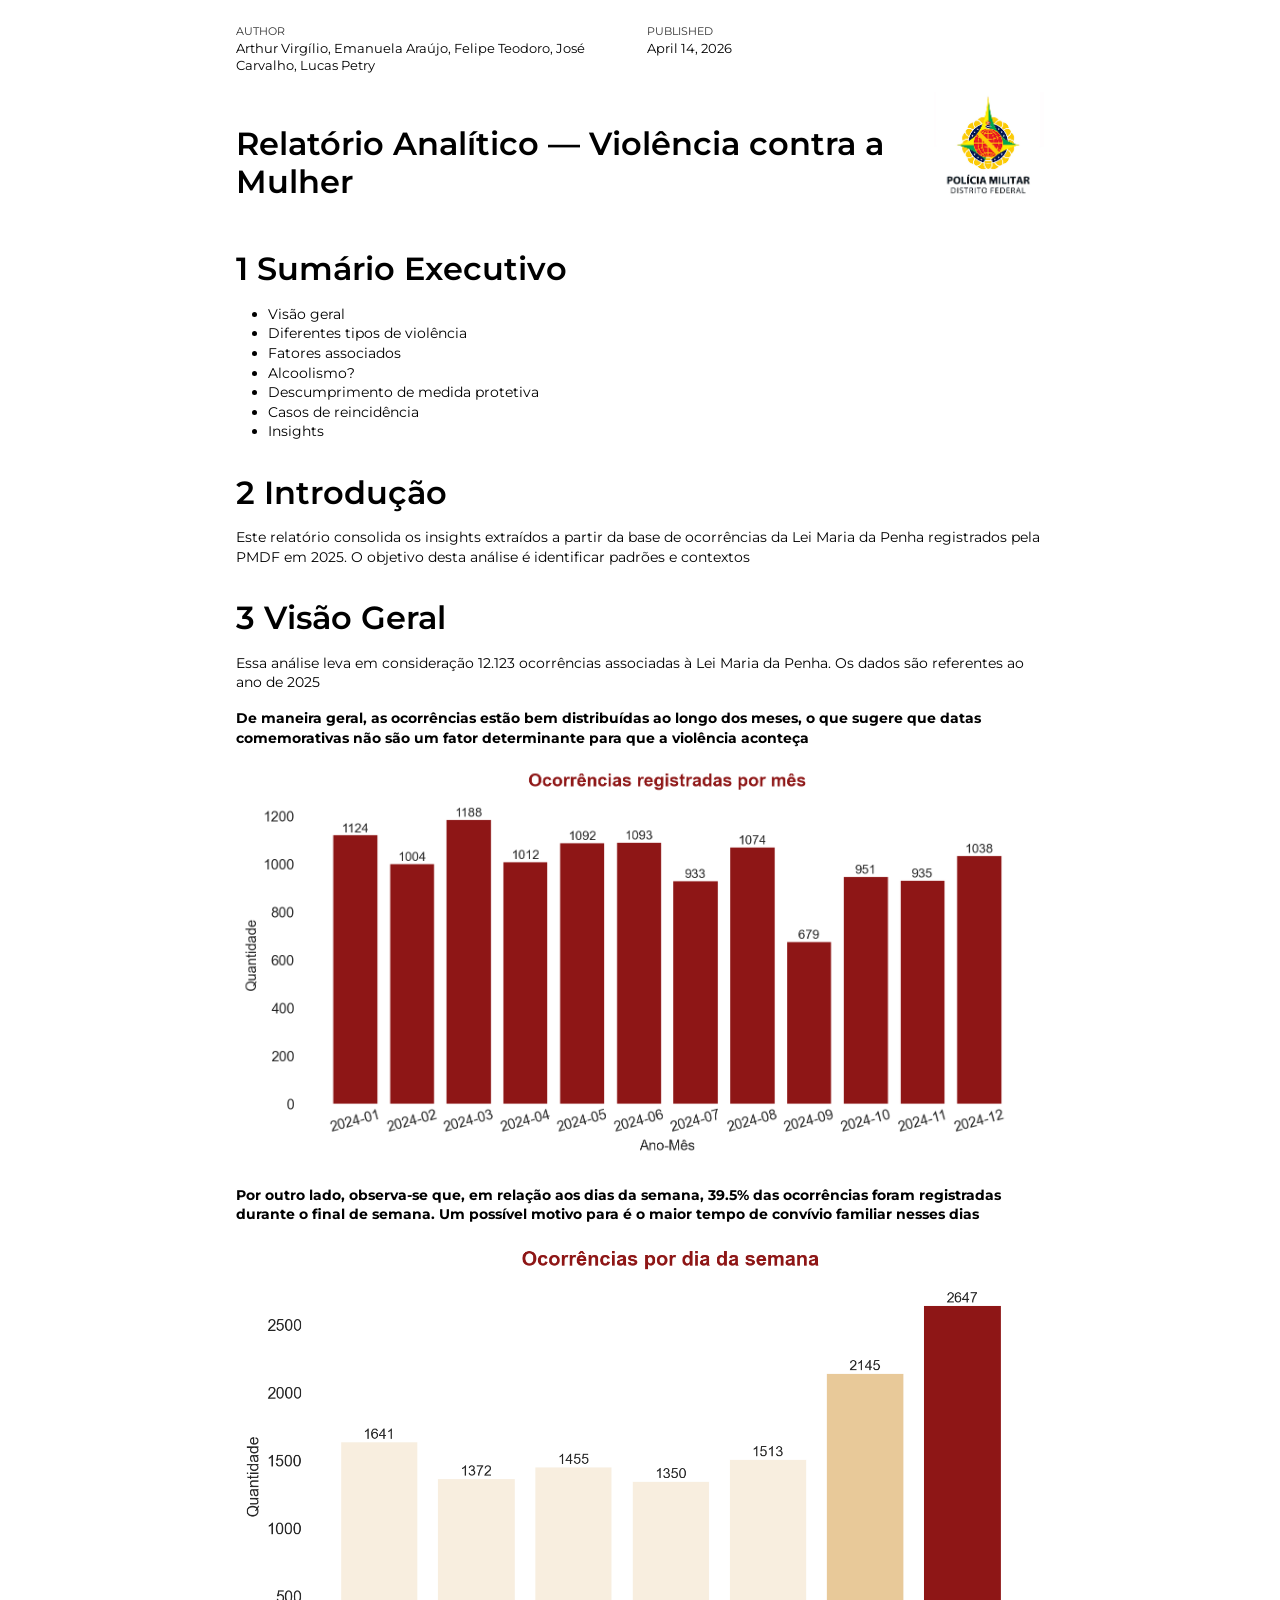
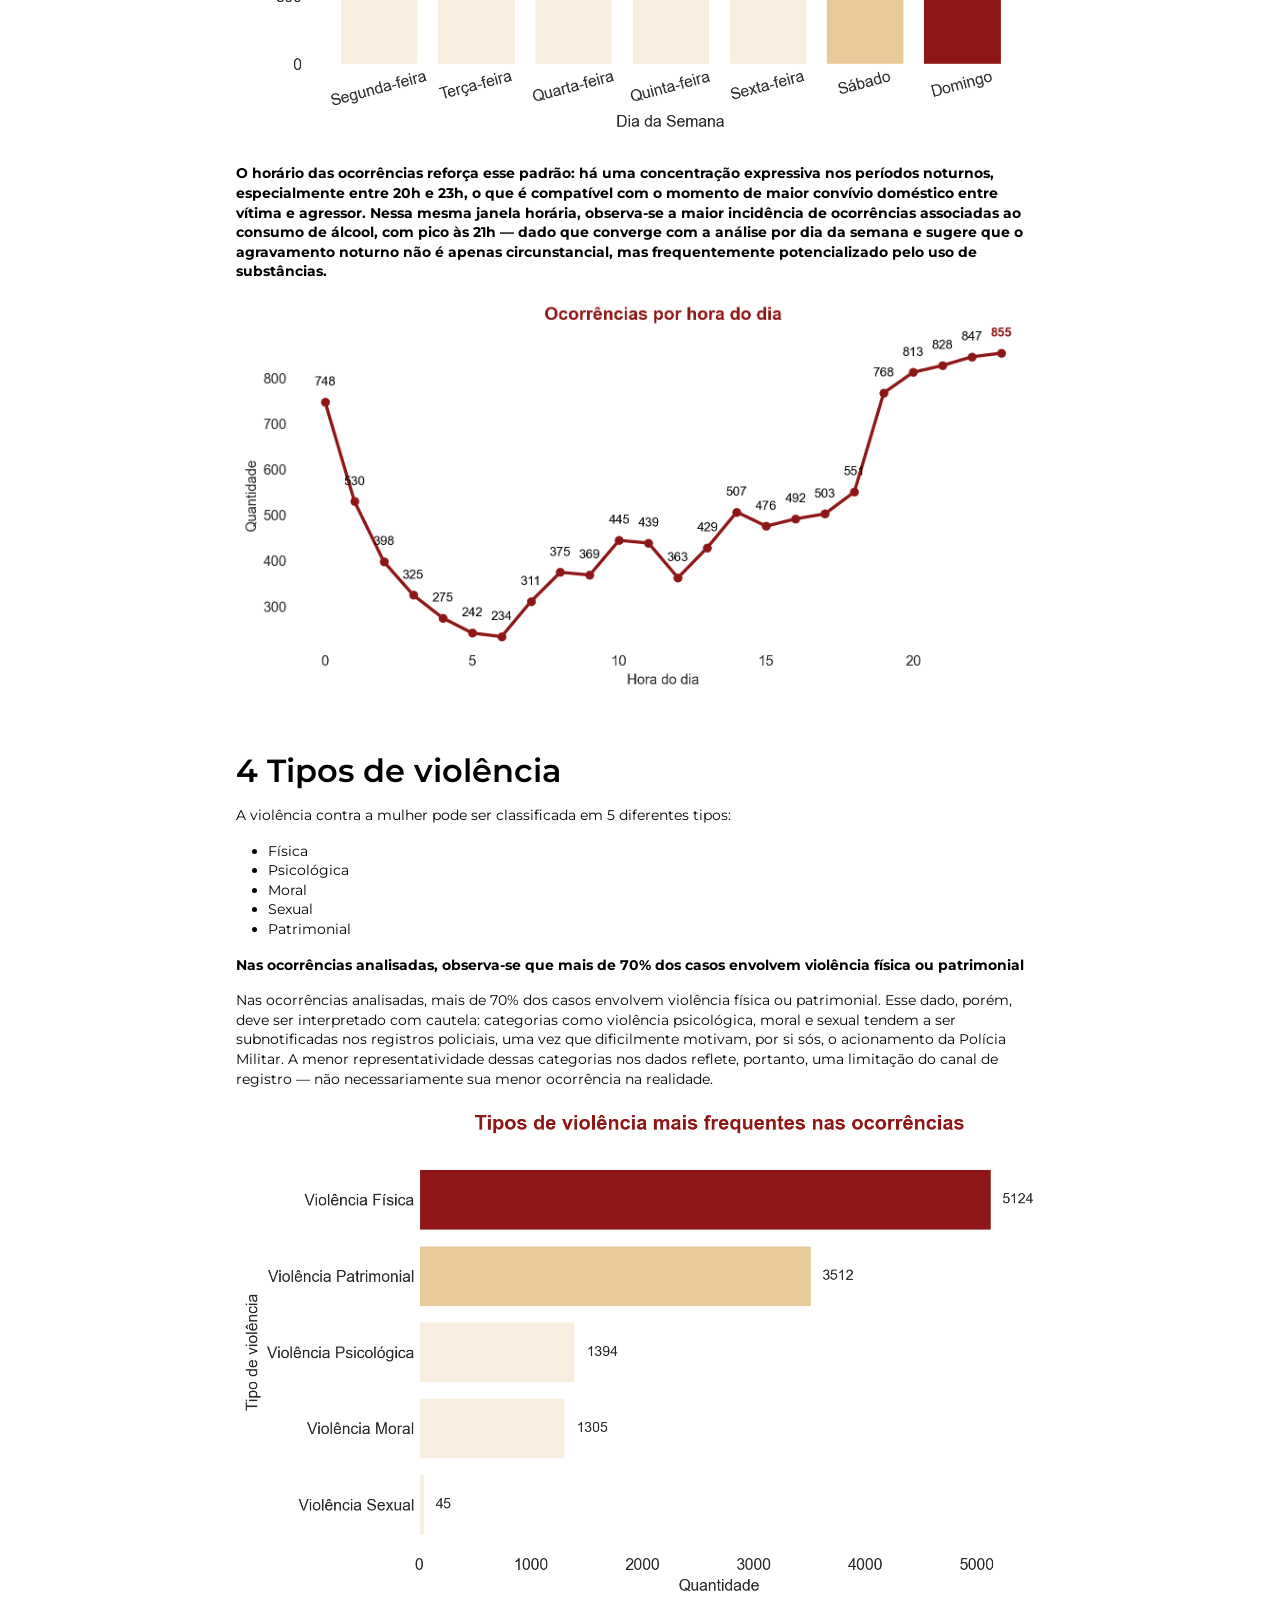
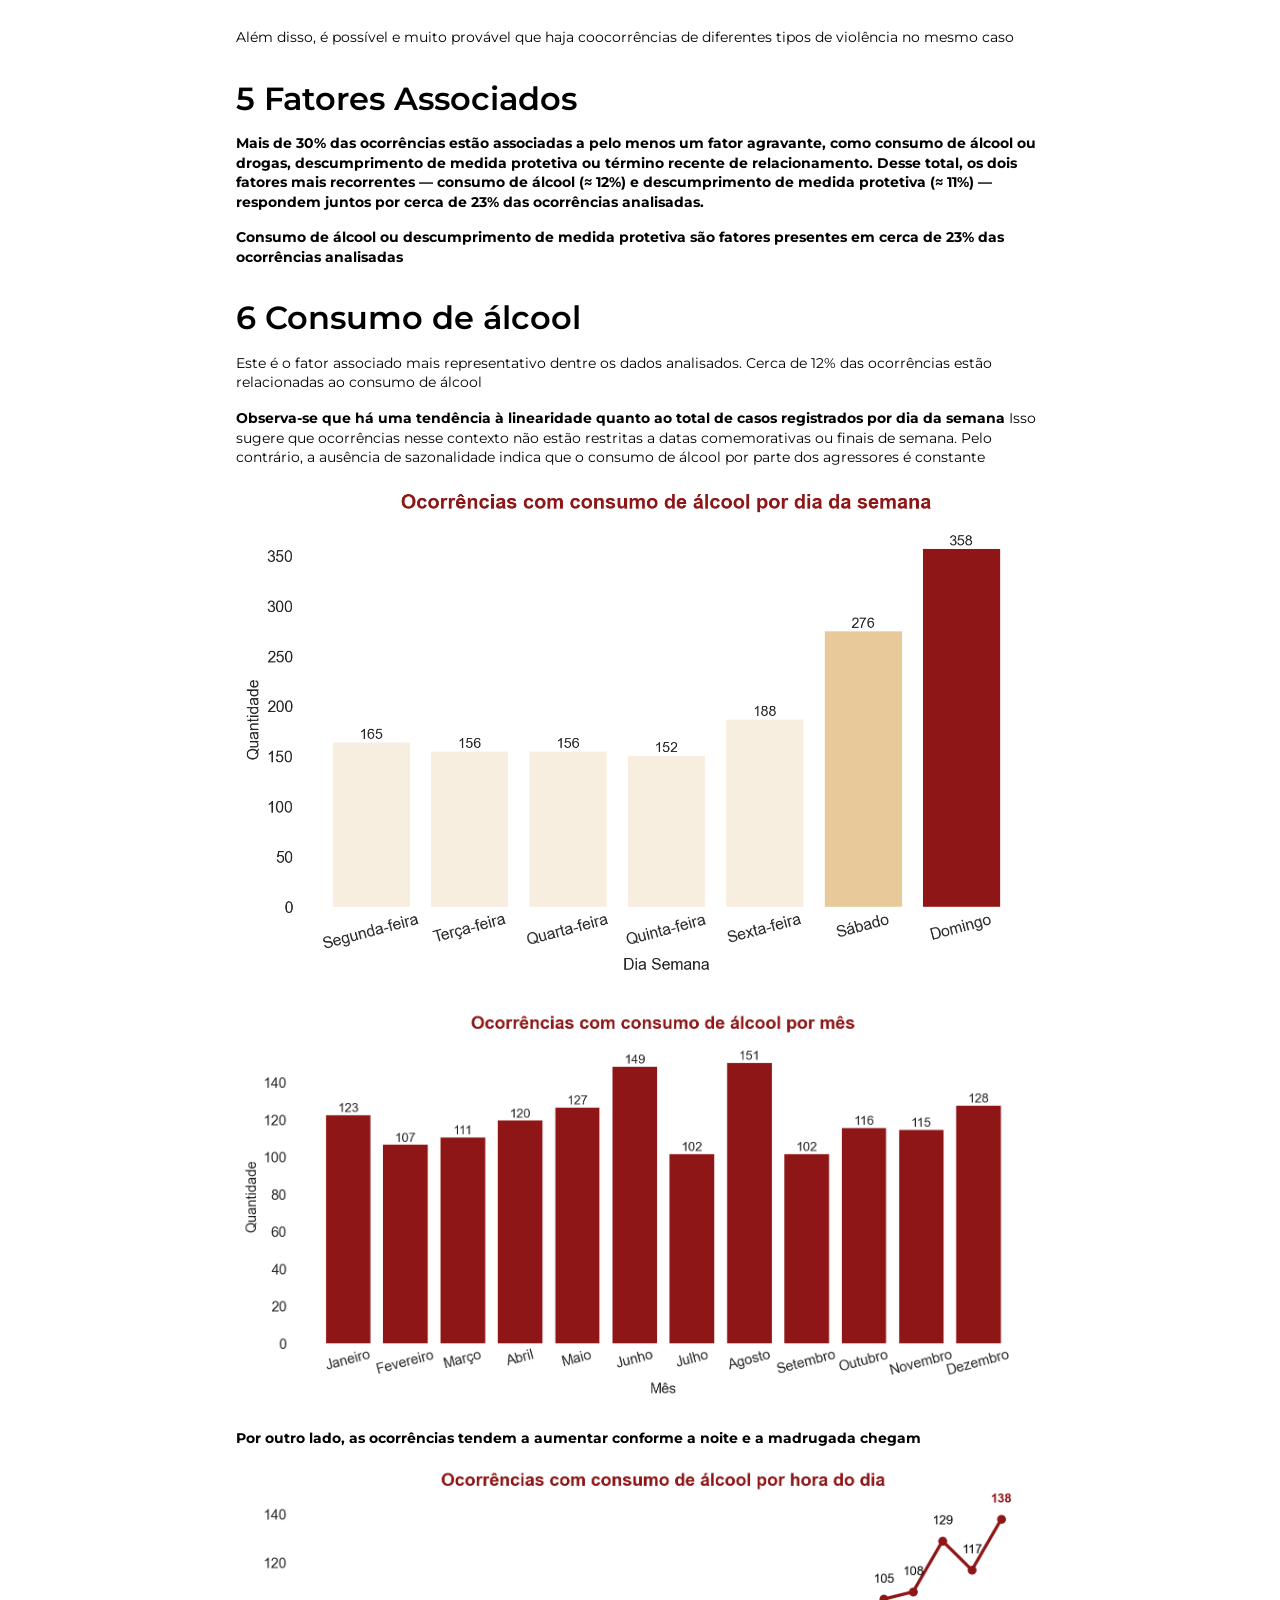
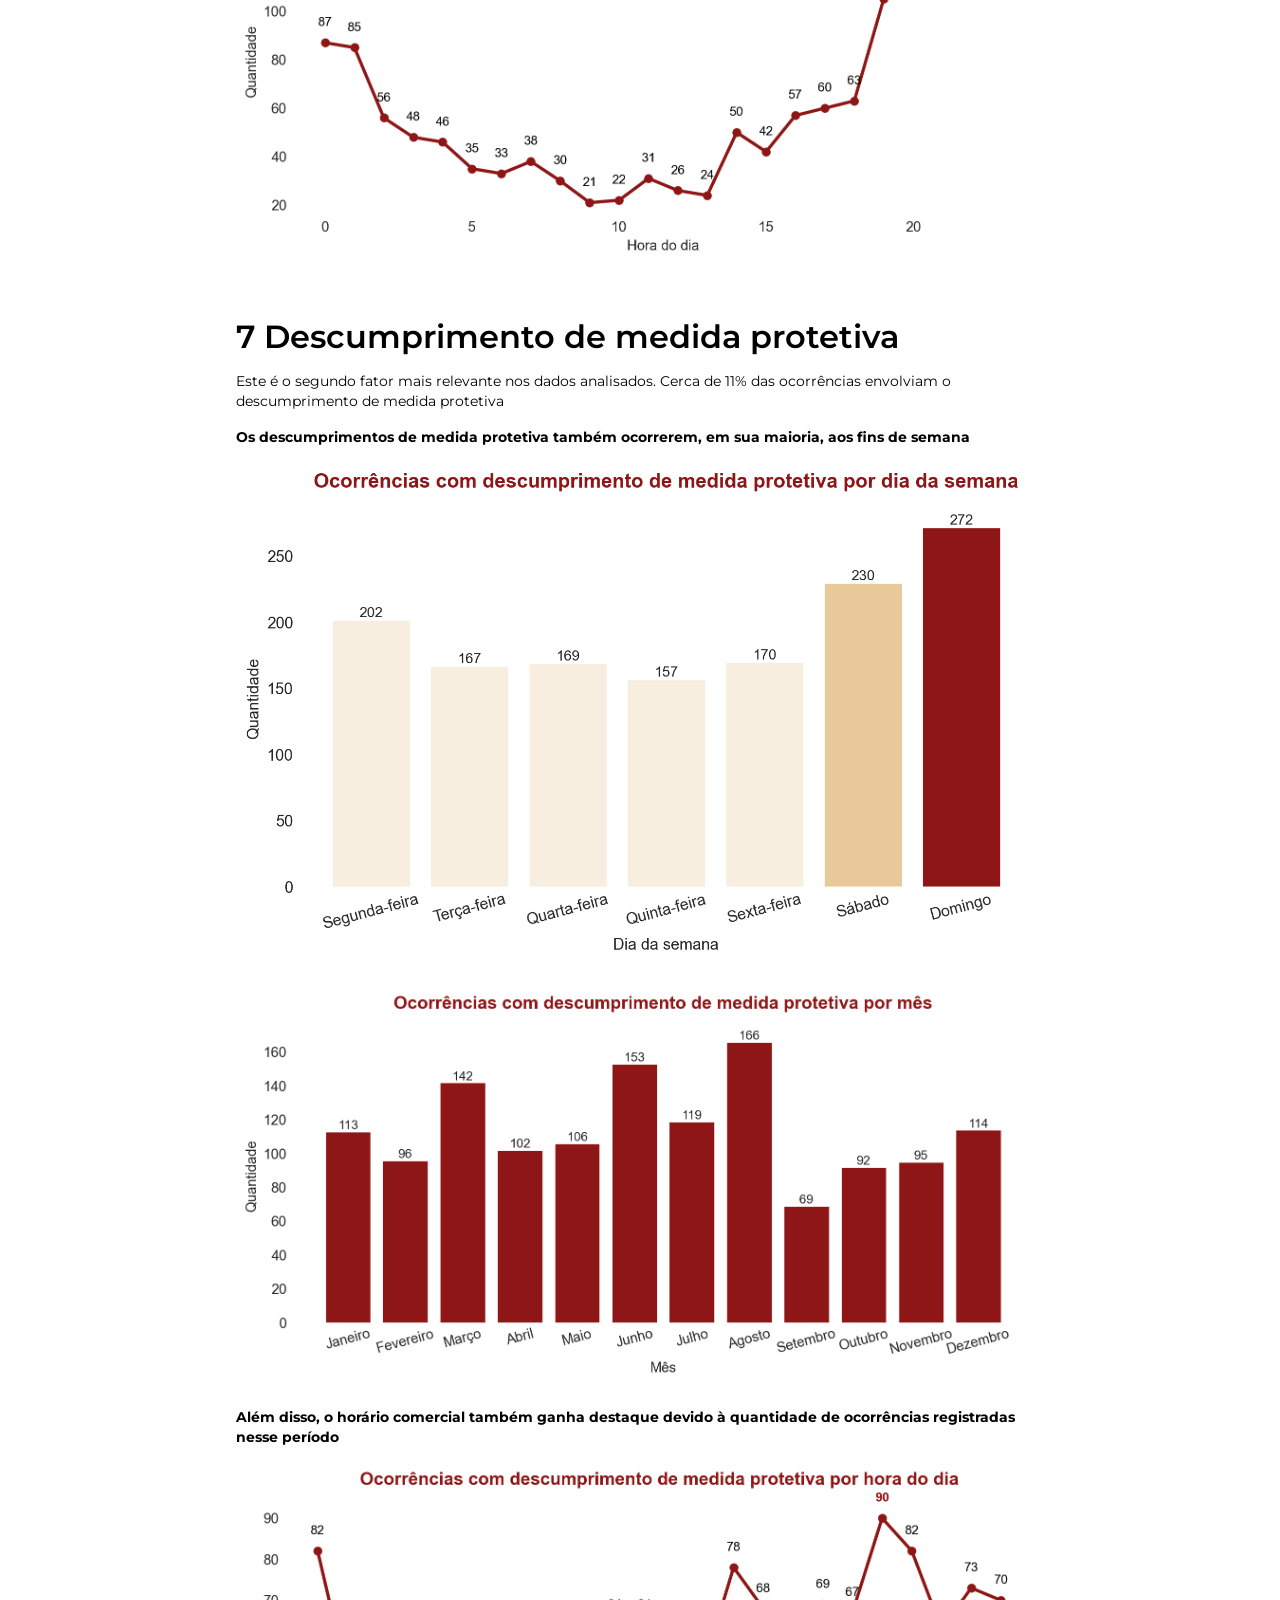
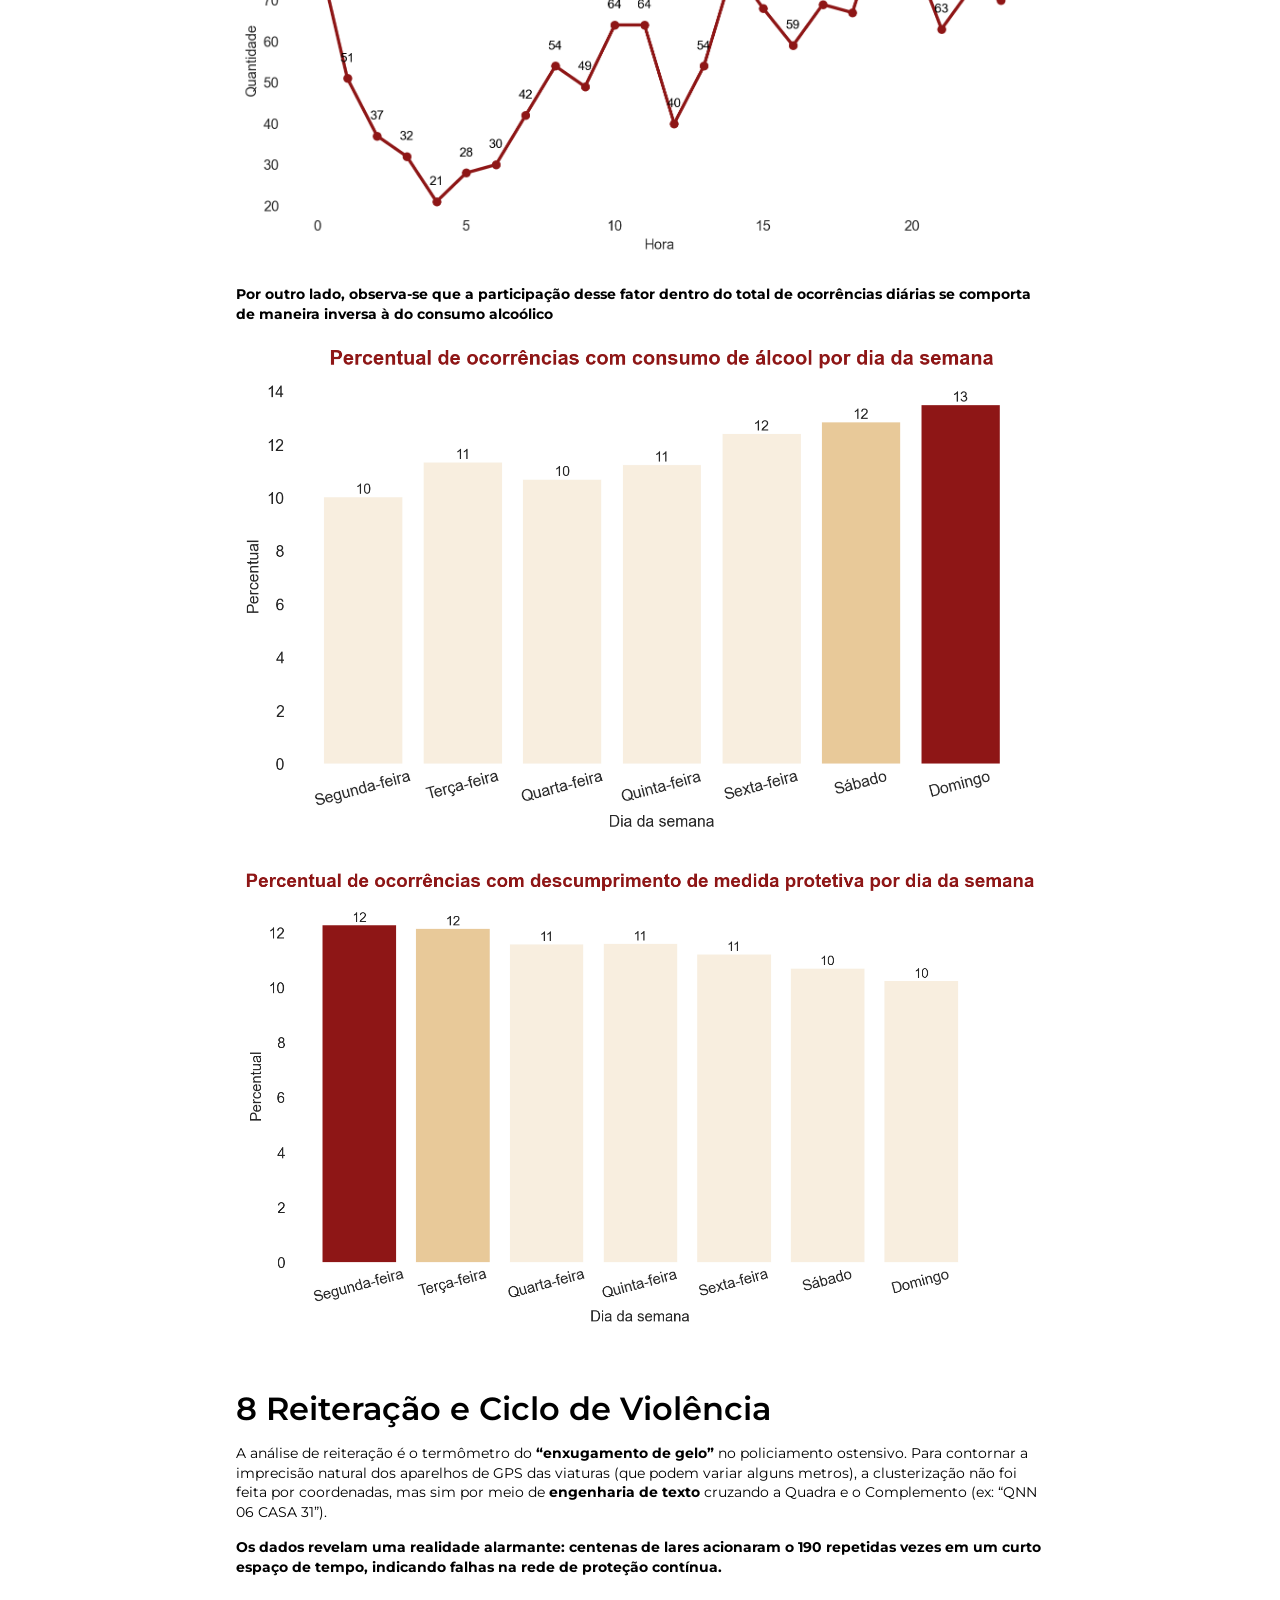
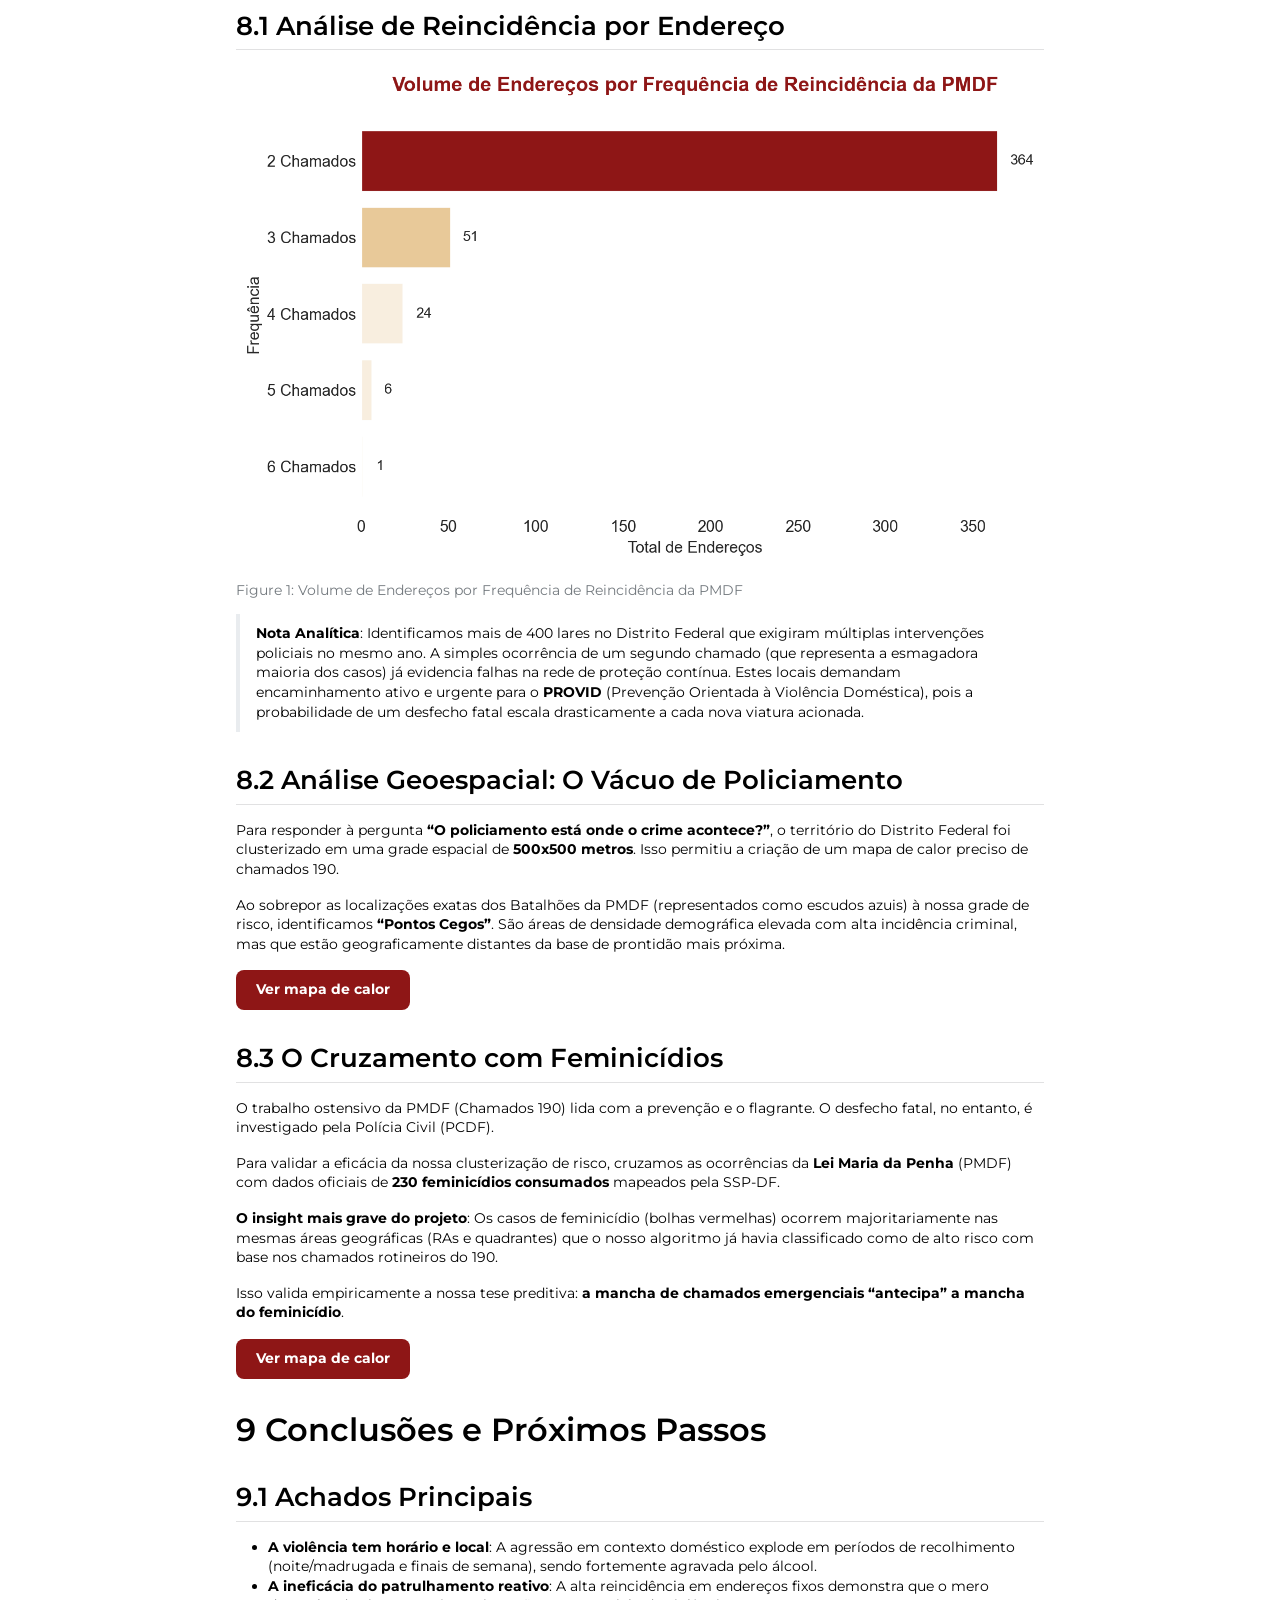
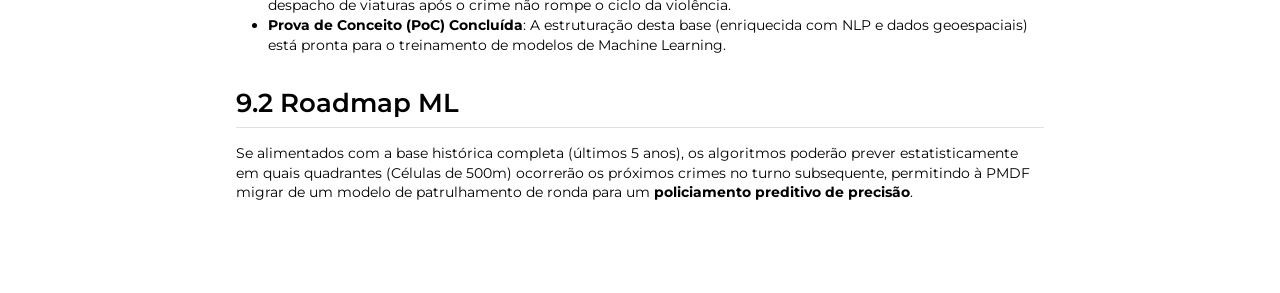
<file: index.html>
<!DOCTYPE html>
<html xmlns="http://www.w3.org/1999/xhtml" lang="en" xml:lang="en"><head>

<meta charset="utf-8">
<meta name="generator" content="quarto-1.8.25">

<meta name="viewport" content="width=device-width, initial-scale=1.0, user-scalable=yes">

<meta name="author" content="Arthur Virgílio, Emanuela Araújo, Felipe Teodoro, José Carvalho, Lucas Petry">
<meta name="dcterms.date" content="2026-04-14">

<title>Relatório Analítico - Violência contra a Mulher</title>
<style>
code{white-space: pre-wrap;}
span.smallcaps{font-variant: small-caps;}
div.columns{display: flex; gap: min(4vw, 1.5em);}
div.column{flex: auto; overflow-x: auto;}
div.hanging-indent{margin-left: 1.5em; text-indent: -1.5em;}
ul.task-list{list-style: none;}
ul.task-list li input[type="checkbox"] {
  width: 0.8em;
  margin: 0 0.8em 0.2em -1em; /* quarto-specific, see https://github.com/quarto-dev/quarto-cli/issues/4556 */ 
  vertical-align: middle;
}
</style>


<script src="Relatorio Analitico_files/libs/clipboard/clipboard.min.js"></script>
<script src="Relatorio Analitico_files/libs/quarto-html/quarto.js" type="module"></script>
<script src="Relatorio Analitico_files/libs/quarto-html/tabsets/tabsets.js" type="module"></script>
<script src="Relatorio Analitico_files/libs/quarto-html/axe/axe-check.js" type="module"></script>
<script src="Relatorio Analitico_files/libs/quarto-html/popper.min.js"></script>
<script src="Relatorio Analitico_files/libs/quarto-html/tippy.umd.min.js"></script>
<script src="Relatorio Analitico_files/libs/quarto-html/anchor.min.js"></script>
<link href="Relatorio Analitico_files/libs/quarto-html/tippy.css" rel="stylesheet">
<link href="Relatorio Analitico_files/libs/quarto-html/quarto-syntax-highlighting-7b89279ff1a6dce999919e0e67d4d9ec.css" rel="stylesheet" id="quarto-text-highlighting-styles">
<script src="Relatorio Analitico_files/libs/bootstrap/bootstrap.min.js"></script>
<link href="Relatorio Analitico_files/libs/bootstrap/bootstrap-icons.css" rel="stylesheet">
<link href="Relatorio Analitico_files/libs/bootstrap/bootstrap-0c537e0eb43e22273ae77451c1180013.min.css" rel="stylesheet" append-hash="true" id="quarto-bootstrap" data-mode="light">
<link href="https://fonts.googleapis.com/css2?family=Montserrat:wght@300;400;600;700&amp;display=swap" rel="stylesheet">


<link rel="stylesheet" href="style.css">
</head>

<body class="fullcontent quarto-light">

<div id="quarto-content" class="page-columns page-rows-contents page-layout-article">

<main class="content" id="quarto-document-content">

<header id="title-block-header" class="quarto-title-block default">
<div class="quarto-title">
<h1 class="title">Relatório Analítico - Violência contra a Mulher</h1>
</div>



<div class="quarto-title-meta">

    <div>
    <div class="quarto-title-meta-heading">Author</div>
    <div class="quarto-title-meta-contents">
             <p>Arthur Virgílio, Emanuela Araújo, Felipe Teodoro, José Carvalho, Lucas Petry </p>
          </div>
  </div>
    
    <div>
    <div class="quarto-title-meta-heading">Published</div>
    <div class="quarto-title-meta-contents">
      <p class="date">April 14, 2026</p>
    </div>
  </div>
  
    
  </div>
  


</header>


<div class="header-custom">
<h1>
Relatório Analítico — Violência contra a Mulher
</h1>
<p><img src="img_maps/pmdf.png" alt="Logo"></p>
</div>
<section id="sumário-executivo" class="level1" data-number="1">
<h1 data-number="1"><span class="header-section-number">1</span> Sumário Executivo</h1>
<ul>
<li>Visão geral</li>
<li>Diferentes tipos de violência</li>
<li>Fatores associados</li>
<li>Alcoolismo?</li>
<li>Descumprimento de medida protetiva</li>
<li>Casos de reincidência</li>
<li>Insights</li>
</ul>
</section>
<section id="introdução" class="level1" data-number="2">
<h1 data-number="2"><span class="header-section-number">2</span> Introdução</h1>
<p>Este relatório consolida os insights extraídos a partir da base de ocorrências da Lei Maria da Penha registrados pela PMDF em 2025. O objetivo desta análise é identificar padrões e contextos</p>
</section>
<section id="visão-geral" class="level1" data-number="3">
<h1 data-number="3"><span class="header-section-number">3</span> Visão Geral</h1>
<p>Essa análise leva em consideração 12.123 ocorrências associadas à Lei Maria da Penha. Os dados são referentes ao ano de 2025</p>
<p><strong>De maneira geral, as ocorrências estão bem distribuídas ao longo dos meses, o que sugere que datas comemorativas não são um fator determinante para que a violência aconteça</strong></p>
<div id="942bd95e" class="cell" data-execution_count="2">
<div class="cell-output cell-output-display">
<div>
<figure class="figure">
<p><img src="Relatorio%20Analitico_files/figure-html/cell-3-output-1.png" width="852" height="419" class="figure-img"></p>
</figure>
</div>
</div>
</div>
<p><strong>Por outro lado, observa-se que, em relação aos dias da semana, 39.5% das ocorrências foram registradas durante o final de semana. Um possível motivo para é o maior tempo de convívio familiar nesses dias</strong></p>
<div id="f86d2610" class="cell" data-execution_count="3">
<div class="cell-output cell-output-display">
<div>
<figure class="figure">
<p><img src="Relatorio%20Analitico_files/figure-html/cell-4-output-1.png" width="756" height="467" class="figure-img"></p>
</figure>
</div>
</div>
</div>
<p><strong>O horário das ocorrências reforça esse padrão: há uma concentração expressiva nos períodos noturnos, especialmente entre 20h e 23h, o que é compatível com o momento de maior convívio doméstico entre vítima e agressor. Nessa mesma janela horária, observa-se a maior incidência de ocorrências associadas ao consumo de álcool, com pico às 21h — dado que converge com a análise por dia da semana e sugere que o agravamento noturno não é apenas circunstancial, mas frequentemente potencializado pelo uso de substâncias.</strong></p>
<div id="cc0c0686" class="cell" data-execution_count="4">
<div class="cell-output cell-output-display">
<div>
<figure class="figure">
<p><img src="Relatorio%20Analitico_files/figure-html/cell-5-output-1.png" width="852" height="419" class="figure-img"></p>
</figure>
</div>
</div>
</div>
</section>
<section id="tipos-de-violência" class="level1" data-number="4">
<h1 data-number="4"><span class="header-section-number">4</span> Tipos de violência</h1>
<p>A violência contra a mulher pode ser classificada em 5 diferentes tipos:</p>
<ul>
<li>Física</li>
<li>Psicológica</li>
<li>Moral</li>
<li>Sexual</li>
<li>Patrimonial</li>
</ul>
<p><strong>Nas ocorrências analisadas, observa-se que mais de 70% dos casos envolvem violência física ou patrimonial</strong></p>
<p>Nas ocorrências analisadas, mais de 70% dos casos envolvem violência física ou patrimonial. Esse dado, porém, deve ser interpretado com cautela: categorias como violência psicológica, moral e sexual tendem a ser subnotificadas nos registros policiais, uma vez que dificilmente motivam, por si sós, o acionamento da Polícia Militar. A menor representatividade dessas categorias nos dados reflete, portanto, uma limitação do canal de registro — não necessariamente sua menor ocorrência na realidade.</p>
<div id="2cd0da89" class="cell" data-execution_count="5">
<div class="cell-output cell-output-display">
<div>
<figure class="figure">
<p><img src="Relatorio%20Analitico_files/figure-html/cell-6-output-1.png" width="757" height="467" class="figure-img"></p>
</figure>
</div>
</div>
</div>
<p>Além disso, é possível e muito provável que haja coocorrências de diferentes tipos de violência no mesmo caso</p>
</section>
<section id="fatores-associados" class="level1" data-number="5">
<h1 data-number="5"><span class="header-section-number">5</span> Fatores Associados</h1>
<p><strong>Mais de 30% das ocorrências estão associadas a pelo menos um fator agravante, como consumo de álcool ou drogas, descumprimento de medida protetiva ou término recente de relacionamento. Desse total, os dois fatores mais recorrentes — consumo de álcool (≈ 12%) e descumprimento de medida protetiva (≈ 11%) — respondem juntos por cerca de 23% das ocorrências analisadas.</strong></p>
<p><strong>Consumo de álcool ou descumprimento de medida protetiva são fatores presentes em cerca de 23% das ocorrências analisadas</strong></p>
</section>
<section id="consumo-de-álcool" class="level1" data-number="6">
<h1 data-number="6"><span class="header-section-number">6</span> Consumo de álcool</h1>
<p>Este é o fator associado mais representativo dentre os dados analisados. Cerca de 12% das ocorrências estão relacionadas ao consumo de álcool</p>
<p><strong>Observa-se que há uma tendência à linearidade quanto ao total de casos registrados por dia da semana</strong> Isso sugere que ocorrências nesse contexto não estão restritas a datas comemorativas ou finais de semana. Pelo contrário, a ausência de sazonalidade indica que o consumo de álcool por parte dos agressores é constante</p>
<div id="be17c170" class="cell" data-execution_count="7">
<div class="cell-output cell-output-display">
<div>
<figure class="figure">
<p><img src="Relatorio%20Analitico_files/figure-html/cell-8-output-1.png" width="756" height="467" class="figure-img"></p>
</figure>
</div>
</div>
<div class="cell-output cell-output-display">
<div>
<figure class="figure">
<p><img src="Relatorio%20Analitico_files/figure-html/cell-8-output-2.png" width="852" height="419" class="figure-img"></p>
</figure>
</div>
</div>
</div>
<p><strong>Por outro lado, as ocorrências tendem a aumentar conforme a noite e a madrugada chegam</strong></p>
<div id="fb9e2230" class="cell" data-execution_count="8">
<div class="cell-output cell-output-display">
<div>
<figure class="figure">
<p><img src="Relatorio%20Analitico_files/figure-html/cell-9-output-1.png" width="852" height="419" class="figure-img"></p>
</figure>
</div>
</div>
</div>
</section>
<section id="descumprimento-de-medida-protetiva" class="level1" data-number="7">
<h1 data-number="7"><span class="header-section-number">7</span> Descumprimento de medida protetiva</h1>
<p>Este é o segundo fator mais relevante nos dados analisados. Cerca de 11% das ocorrências envolviam o descumprimento de medida protetiva</p>
<p><strong>Os descumprimentos de medida protetiva também ocorrerem, em sua maioria, aos fins de semana</strong></p>
<div id="052b09ce" class="cell" data-execution_count="9">
<div class="cell-output cell-output-display">
<div>
<figure class="figure">
<p><img src="Relatorio%20Analitico_files/figure-html/cell-10-output-1.png" width="756" height="467" class="figure-img"></p>
</figure>
</div>
</div>
<div class="cell-output cell-output-display">
<div>
<figure class="figure">
<p><img src="Relatorio%20Analitico_files/figure-html/cell-10-output-2.png" width="852" height="419" class="figure-img"></p>
</figure>
</div>
</div>
</div>
<p><strong>Além disso, o horário comercial também ganha destaque devido à quantidade de ocorrências registradas nesse período</strong></p>
<div id="7ae4c6b7" class="cell" data-execution_count="10">
<div class="cell-output cell-output-display">
<div>
<figure class="figure">
<p><img src="Relatorio%20Analitico_files/figure-html/cell-11-output-1.png" width="852" height="419" class="figure-img"></p>
</figure>
</div>
</div>
</div>
<p><strong>Por outro lado, observa-se que a participação desse fator dentro do total de ocorrências diárias se comporta de maneira inversa à do consumo alcoólico</strong></p>
<div id="88bb8cf2" class="cell" data-execution_count="11">
<div class="cell-output cell-output-display">
<div>
<figure class="figure">
<p><img src="Relatorio%20Analitico_files/figure-html/cell-12-output-1.png" width="756" height="467" class="figure-img"></p>
</figure>
</div>
</div>
<div class="cell-output cell-output-display">
<div>
<figure class="figure">
<p><img src="Relatorio%20Analitico_files/figure-html/cell-12-output-2.png" width="803" height="467" class="figure-img"></p>
</figure>
</div>
</div>
</div>
</section>
<section id="reiteração-e-ciclo-de-violência" class="level1" data-number="8">
<h1 data-number="8"><span class="header-section-number">8</span> Reiteração e Ciclo de Violência</h1>
<p>A análise de reiteração é o termômetro do <strong>“enxugamento de gelo”</strong> no policiamento ostensivo. Para contornar a imprecisão natural dos aparelhos de GPS das viaturas (que podem variar alguns metros), a clusterização não foi feita por coordenadas, mas sim por meio de <strong>engenharia de texto</strong> cruzando a Quadra e o Complemento (ex: “QNN 06 CASA 31”).</p>
<p><strong>Os dados revelam uma realidade alarmante: centenas de lares acionaram o 190 repetidas vezes em um curto espaço de tempo, indicando falhas na rede de proteção contínua.</strong></p>
<section id="análise-de-reincidência-por-endereço" class="level2" data-number="8.1">
<h2 data-number="8.1" class="anchored" data-anchor-id="análise-de-reincidência-por-endereço"><span class="header-section-number">8.1</span> Análise de Reincidência por Endereço</h2>
<div id="cell-fig-reincidencia" class="cell" data-execution_count="12">
<div class="cell-output cell-output-display">
<div id="fig-reincidencia" class="quarto-float quarto-figure quarto-figure-center anchored" data-fig-align="center">
<figure class="quarto-float quarto-float-fig figure">
<div aria-describedby="fig-reincidencia-caption-0ceaefa1-69ba-4598-a22c-09a6ac19f8ca">
<img src="Relatorio%20Analitico_files/figure-html/fig-reincidencia-output-1.png" class="quarto-figure quarto-figure-center figure-img" width="755" height="467">
</div>
<figcaption class="quarto-float-caption-bottom quarto-float-caption quarto-float-fig" id="fig-reincidencia-caption-0ceaefa1-69ba-4598-a22c-09a6ac19f8ca">
Figure&nbsp;1: Volume de Endereços por Frequência de Reincidência da PMDF
</figcaption>
</figure>
</div>
</div>
</div>
<blockquote class="blockquote">
<p><strong>Nota Analítica</strong>: Identificamos mais de 400 lares no Distrito Federal que exigiram múltiplas intervenções policiais no mesmo ano. A simples ocorrência de um segundo chamado (que representa a esmagadora maioria dos casos) já evidencia falhas na rede de proteção contínua. Estes locais demandam encaminhamento ativo e urgente para o <strong>PROVID</strong> (Prevenção Orientada à Violência Doméstica), pois a probabilidade de um desfecho fatal escala drasticamente a cada nova viatura acionada.</p>
</blockquote>
</section>
<section id="análise-geoespacial-o-vácuo-de-policiamento" class="level2" data-number="8.2">
<h2 data-number="8.2" class="anchored" data-anchor-id="análise-geoespacial-o-vácuo-de-policiamento"><span class="header-section-number">8.2</span> Análise Geoespacial: O Vácuo de Policiamento</h2>
<p>Para responder à pergunta <strong>“O policiamento está onde o crime acontece?”</strong>, o território do Distrito Federal foi clusterizado em uma grade espacial de <strong>500x500 metros</strong>. Isso permitiu a criação de um mapa de calor preciso de chamados 190.</p>
<p>Ao sobrepor as localizações exatas dos Batalhões da PMDF (representados como escudos azuis) à nossa grade de risco, identificamos <strong>“Pontos Cegos”</strong>. São áreas de densidade demográfica elevada com alta incidência criminal, mas que estão geograficamente distantes da base de prontidão mais próxima.</p>
<p><a href="img_maps/mapa_1_batalhoes.html" class="botao-mapa" target="_blank">Ver mapa de calor</a></p>
</section>
<section id="o-cruzamento-com-feminicídios" class="level2" data-number="8.3">
<h2 data-number="8.3" class="anchored" data-anchor-id="o-cruzamento-com-feminicídios"><span class="header-section-number">8.3</span> O Cruzamento com Feminicídios</h2>
<p>O trabalho ostensivo da PMDF (Chamados 190) lida com a prevenção e o flagrante. O desfecho fatal, no entanto, é investigado pela Polícia Civil (PCDF).</p>
<p>Para validar a eficácia da nossa clusterização de risco, cruzamos as ocorrências da <strong>Lei Maria da Penha</strong> (PMDF) com dados oficiais de <strong>230 feminicídios consumados</strong> mapeados pela SSP-DF.</p>
<p><strong>O insight mais grave do projeto</strong>: Os casos de feminicídio (bolhas vermelhas) ocorrem majoritariamente nas mesmas áreas geográficas (RAs e quadrantes) que o nosso algoritmo já havia classificado como de alto risco com base nos chamados rotineiros do 190.</p>
<p>Isso valida empiricamente a nossa tese preditiva: <strong>a mancha de chamados emergenciais “antecipa” a mancha do feminicídio</strong>.</p>
<p><a href="img_maps/mapa_crime_vs_batalhoes.html" class="botao-mapa" target="_blank">Ver mapa de calor</a></p>
</section>
</section>
<section id="conclusões-e-próximos-passos" class="level1" data-number="9">
<h1 data-number="9"><span class="header-section-number">9</span> Conclusões e Próximos Passos</h1>
<section id="achados-principais" class="level2" data-number="9.1">
<h2 data-number="9.1" class="anchored" data-anchor-id="achados-principais"><span class="header-section-number">9.1</span> Achados Principais</h2>
<ul>
<li><strong>A violência tem horário e local</strong>: A agressão em contexto doméstico explode em períodos de recolhimento (noite/madrugada e finais de semana), sendo fortemente agravada pelo álcool.</li>
<li><strong>A ineficácia do patrulhamento reativo</strong>: A alta reincidência em endereços fixos demonstra que o mero despacho de viaturas após o crime não rompe o ciclo da violência.</li>
<li><strong>Prova de Conceito (PoC) Concluída</strong>: A estruturação desta base (enriquecida com NLP e dados geoespaciais) está pronta para o treinamento de modelos de Machine Learning.</li>
</ul>
</section>
<section id="roadmap-ml" class="level2" data-number="9.2">
<h2 data-number="9.2" class="anchored" data-anchor-id="roadmap-ml"><span class="header-section-number">9.2</span> Roadmap ML</h2>
<p>Se alimentados com a base histórica completa (últimos 5 anos), os algoritmos poderão prever estatisticamente em quais quadrantes (Células de 500m) ocorrerão os próximos crimes no turno subsequente, permitindo à PMDF migrar de um modelo de patrulhamento de ronda para um <strong>policiamento preditivo de precisão</strong>.</p>
</section>
</section>

</main>
<!-- /main column -->
<script id="quarto-html-after-body" type="application/javascript">
  window.document.addEventListener("DOMContentLoaded", function (event) {
    const icon = "";
    const anchorJS = new window.AnchorJS();
    anchorJS.options = {
      placement: 'right',
      icon: icon
    };
    anchorJS.add('.anchored');
    const isCodeAnnotation = (el) => {
      for (const clz of el.classList) {
        if (clz.startsWith('code-annotation-')) {                     
          return true;
        }
      }
      return false;
    }
    const onCopySuccess = function(e) {
      // button target
      const button = e.trigger;
      // don't keep focus
      button.blur();
      // flash "checked"
      button.classList.add('code-copy-button-checked');
      var currentTitle = button.getAttribute("title");
      button.setAttribute("title", "Copied!");
      let tooltip;
      if (window.bootstrap) {
        button.setAttribute("data-bs-toggle", "tooltip");
        button.setAttribute("data-bs-placement", "left");
        button.setAttribute("data-bs-title", "Copied!");
        tooltip = new bootstrap.Tooltip(button, 
          { trigger: "manual", 
            customClass: "code-copy-button-tooltip",
            offset: [0, -8]});
        tooltip.show();    
      }
      setTimeout(function() {
        if (tooltip) {
          tooltip.hide();
          button.removeAttribute("data-bs-title");
          button.removeAttribute("data-bs-toggle");
          button.removeAttribute("data-bs-placement");
        }
        button.setAttribute("title", currentTitle);
        button.classList.remove('code-copy-button-checked');
      }, 1000);
      // clear code selection
      e.clearSelection();
    }
    const getTextToCopy = function(trigger) {
      const outerScaffold = trigger.parentElement.cloneNode(true);
      const codeEl = outerScaffold.querySelector('code');
      for (const childEl of codeEl.children) {
        if (isCodeAnnotation(childEl)) {
          childEl.remove();
        }
      }
      return codeEl.innerText;
    }
    const clipboard = new window.ClipboardJS('.code-copy-button:not([data-in-quarto-modal])', {
      text: getTextToCopy
    });
    clipboard.on('success', onCopySuccess);
    if (window.document.getElementById('quarto-embedded-source-code-modal')) {
      const clipboardModal = new window.ClipboardJS('.code-copy-button[data-in-quarto-modal]', {
        text: getTextToCopy,
        container: window.document.getElementById('quarto-embedded-source-code-modal')
      });
      clipboardModal.on('success', onCopySuccess);
    }
      var localhostRegex = new RegExp(/^(?:http|https):\/\/localhost\:?[0-9]*\//);
      var mailtoRegex = new RegExp(/^mailto:/);
        var filterRegex = new RegExp('/' + window.location.host + '/');
      var isInternal = (href) => {
          return filterRegex.test(href) || localhostRegex.test(href) || mailtoRegex.test(href);
      }
      // Inspect non-navigation links and adorn them if external
     var links = window.document.querySelectorAll('a[href]:not(.nav-link):not(.navbar-brand):not(.toc-action):not(.sidebar-link):not(.sidebar-item-toggle):not(.pagination-link):not(.no-external):not([aria-hidden]):not(.dropdown-item):not(.quarto-navigation-tool):not(.about-link)');
      for (var i=0; i<links.length; i++) {
        const link = links[i];
        if (!isInternal(link.href)) {
          // undo the damage that might have been done by quarto-nav.js in the case of
          // links that we want to consider external
          if (link.dataset.originalHref !== undefined) {
            link.href = link.dataset.originalHref;
          }
        }
      }
    function tippyHover(el, contentFn, onTriggerFn, onUntriggerFn) {
      const config = {
        allowHTML: true,
        maxWidth: 500,
        delay: 100,
        arrow: false,
        appendTo: function(el) {
            return el.parentElement;
        },
        interactive: true,
        interactiveBorder: 10,
        theme: 'quarto',
        placement: 'bottom-start',
      };
      if (contentFn) {
        config.content = contentFn;
      }
      if (onTriggerFn) {
        config.onTrigger = onTriggerFn;
      }
      if (onUntriggerFn) {
        config.onUntrigger = onUntriggerFn;
      }
      window.tippy(el, config); 
    }
    const noterefs = window.document.querySelectorAll('a[role="doc-noteref"]');
    for (var i=0; i<noterefs.length; i++) {
      const ref = noterefs[i];
      tippyHover(ref, function() {
        // use id or data attribute instead here
        let href = ref.getAttribute('data-footnote-href') || ref.getAttribute('href');
        try { href = new URL(href).hash; } catch {}
        const id = href.replace(/^#\/?/, "");
        const note = window.document.getElementById(id);
        if (note) {
          return note.innerHTML;
        } else {
          return "";
        }
      });
    }
    const xrefs = window.document.querySelectorAll('a.quarto-xref');
    const processXRef = (id, note) => {
      // Strip column container classes
      const stripColumnClz = (el) => {
        el.classList.remove("page-full", "page-columns");
        if (el.children) {
          for (const child of el.children) {
            stripColumnClz(child);
          }
        }
      }
      stripColumnClz(note)
      if (id === null || id.startsWith('sec-')) {
        // Special case sections, only their first couple elements
        const container = document.createElement("div");
        if (note.children && note.children.length > 2) {
          container.appendChild(note.children[0].cloneNode(true));
          for (let i = 1; i < note.children.length; i++) {
            const child = note.children[i];
            if (child.tagName === "P" && child.innerText === "") {
              continue;
            } else {
              container.appendChild(child.cloneNode(true));
              break;
            }
          }
          if (window.Quarto?.typesetMath) {
            window.Quarto.typesetMath(container);
          }
          return container.innerHTML
        } else {
          if (window.Quarto?.typesetMath) {
            window.Quarto.typesetMath(note);
          }
          return note.innerHTML;
        }
      } else {
        // Remove any anchor links if they are present
        const anchorLink = note.querySelector('a.anchorjs-link');
        if (anchorLink) {
          anchorLink.remove();
        }
        if (window.Quarto?.typesetMath) {
          window.Quarto.typesetMath(note);
        }
        if (note.classList.contains("callout")) {
          return note.outerHTML;
        } else {
          return note.innerHTML;
        }
      }
    }
    for (var i=0; i<xrefs.length; i++) {
      const xref = xrefs[i];
      tippyHover(xref, undefined, function(instance) {
        instance.disable();
        let url = xref.getAttribute('href');
        let hash = undefined; 
        if (url.startsWith('#')) {
          hash = url;
        } else {
          try { hash = new URL(url).hash; } catch {}
        }
        if (hash) {
          const id = hash.replace(/^#\/?/, "");
          const note = window.document.getElementById(id);
          if (note !== null) {
            try {
              const html = processXRef(id, note.cloneNode(true));
              instance.setContent(html);
            } finally {
              instance.enable();
              instance.show();
            }
          } else {
            // See if we can fetch this
            fetch(url.split('#')[0])
            .then(res => res.text())
            .then(html => {
              const parser = new DOMParser();
              const htmlDoc = parser.parseFromString(html, "text/html");
              const note = htmlDoc.getElementById(id);
              if (note !== null) {
                const html = processXRef(id, note);
                instance.setContent(html);
              } 
            }).finally(() => {
              instance.enable();
              instance.show();
            });
          }
        } else {
          // See if we can fetch a full url (with no hash to target)
          // This is a special case and we should probably do some content thinning / targeting
          fetch(url)
          .then(res => res.text())
          .then(html => {
            const parser = new DOMParser();
            const htmlDoc = parser.parseFromString(html, "text/html");
            const note = htmlDoc.querySelector('main.content');
            if (note !== null) {
              // This should only happen for chapter cross references
              // (since there is no id in the URL)
              // remove the first header
              if (note.children.length > 0 && note.children[0].tagName === "HEADER") {
                note.children[0].remove();
              }
              const html = processXRef(null, note);
              instance.setContent(html);
            } 
          }).finally(() => {
            instance.enable();
            instance.show();
          });
        }
      }, function(instance) {
      });
    }
        let selectedAnnoteEl;
        const selectorForAnnotation = ( cell, annotation) => {
          let cellAttr = 'data-code-cell="' + cell + '"';
          let lineAttr = 'data-code-annotation="' +  annotation + '"';
          const selector = 'span[' + cellAttr + '][' + lineAttr + ']';
          return selector;
        }
        const selectCodeLines = (annoteEl) => {
          const doc = window.document;
          const targetCell = annoteEl.getAttribute("data-target-cell");
          const targetAnnotation = annoteEl.getAttribute("data-target-annotation");
          const annoteSpan = window.document.querySelector(selectorForAnnotation(targetCell, targetAnnotation));
          const lines = annoteSpan.getAttribute("data-code-lines").split(",");
          const lineIds = lines.map((line) => {
            return targetCell + "-" + line;
          })
          let top = null;
          let height = null;
          let parent = null;
          if (lineIds.length > 0) {
              //compute the position of the single el (top and bottom and make a div)
              const el = window.document.getElementById(lineIds[0]);
              top = el.offsetTop;
              height = el.offsetHeight;
              parent = el.parentElement.parentElement;
            if (lineIds.length > 1) {
              const lastEl = window.document.getElementById(lineIds[lineIds.length - 1]);
              const bottom = lastEl.offsetTop + lastEl.offsetHeight;
              height = bottom - top;
            }
            if (top !== null && height !== null && parent !== null) {
              // cook up a div (if necessary) and position it 
              let div = window.document.getElementById("code-annotation-line-highlight");
              if (div === null) {
                div = window.document.createElement("div");
                div.setAttribute("id", "code-annotation-line-highlight");
                div.style.position = 'absolute';
                parent.appendChild(div);
              }
              div.style.top = top - 2 + "px";
              div.style.height = height + 4 + "px";
              div.style.left = 0;
              let gutterDiv = window.document.getElementById("code-annotation-line-highlight-gutter");
              if (gutterDiv === null) {
                gutterDiv = window.document.createElement("div");
                gutterDiv.setAttribute("id", "code-annotation-line-highlight-gutter");
                gutterDiv.style.position = 'absolute';
                const codeCell = window.document.getElementById(targetCell);
                const gutter = codeCell.querySelector('.code-annotation-gutter');
                gutter.appendChild(gutterDiv);
              }
              gutterDiv.style.top = top - 2 + "px";
              gutterDiv.style.height = height + 4 + "px";
            }
            selectedAnnoteEl = annoteEl;
          }
        };
        const unselectCodeLines = () => {
          const elementsIds = ["code-annotation-line-highlight", "code-annotation-line-highlight-gutter"];
          elementsIds.forEach((elId) => {
            const div = window.document.getElementById(elId);
            if (div) {
              div.remove();
            }
          });
          selectedAnnoteEl = undefined;
        };
          // Handle positioning of the toggle
      window.addEventListener(
        "resize",
        throttle(() => {
          elRect = undefined;
          if (selectedAnnoteEl) {
            selectCodeLines(selectedAnnoteEl);
          }
        }, 10)
      );
      function throttle(fn, ms) {
      let throttle = false;
      let timer;
        return (...args) => {
          if(!throttle) { // first call gets through
              fn.apply(this, args);
              throttle = true;
          } else { // all the others get throttled
              if(timer) clearTimeout(timer); // cancel #2
              timer = setTimeout(() => {
                fn.apply(this, args);
                timer = throttle = false;
              }, ms);
          }
        };
      }
        // Attach click handler to the DT
        const annoteDls = window.document.querySelectorAll('dt[data-target-cell]');
        for (const annoteDlNode of annoteDls) {
          annoteDlNode.addEventListener('click', (event) => {
            const clickedEl = event.target;
            if (clickedEl !== selectedAnnoteEl) {
              unselectCodeLines();
              const activeEl = window.document.querySelector('dt[data-target-cell].code-annotation-active');
              if (activeEl) {
                activeEl.classList.remove('code-annotation-active');
              }
              selectCodeLines(clickedEl);
              clickedEl.classList.add('code-annotation-active');
            } else {
              // Unselect the line
              unselectCodeLines();
              clickedEl.classList.remove('code-annotation-active');
            }
          });
        }
    const findCites = (el) => {
      const parentEl = el.parentElement;
      if (parentEl) {
        const cites = parentEl.dataset.cites;
        if (cites) {
          return {
            el,
            cites: cites.split(' ')
          };
        } else {
          return findCites(el.parentElement)
        }
      } else {
        return undefined;
      }
    };
    var bibliorefs = window.document.querySelectorAll('a[role="doc-biblioref"]');
    for (var i=0; i<bibliorefs.length; i++) {
      const ref = bibliorefs[i];
      const citeInfo = findCites(ref);
      if (citeInfo) {
        tippyHover(citeInfo.el, function() {
          var popup = window.document.createElement('div');
          citeInfo.cites.forEach(function(cite) {
            var citeDiv = window.document.createElement('div');
            citeDiv.classList.add('hanging-indent');
            citeDiv.classList.add('csl-entry');
            var biblioDiv = window.document.getElementById('ref-' + cite);
            if (biblioDiv) {
              citeDiv.innerHTML = biblioDiv.innerHTML;
            }
            popup.appendChild(citeDiv);
          });
          return popup.innerHTML;
        });
      }
    }
  });
  </script>
</div> <!-- /content -->




</body></html>
</file>
<file: Relatorio Analitico_files/libs/quarto-html/tippy.css>
.tippy-box[data-animation=fade][data-state=hidden]{opacity:0}[data-tippy-root]{max-width:calc(100vw - 10px)}.tippy-box{position:relative;background-color:#333;color:#fff;border-radius:4px;font-size:14px;line-height:1.4;white-space:normal;outline:0;transition-property:transform,visibility,opacity}.tippy-box[data-placement^=top]>.tippy-arrow{bottom:0}.tippy-box[data-placement^=top]>.tippy-arrow:before{bottom:-7px;left:0;border-width:8px 8px 0;border-top-color:initial;transform-origin:center top}.tippy-box[data-placement^=bottom]>.tippy-arrow{top:0}.tippy-box[data-placement^=bottom]>.tippy-arrow:before{top:-7px;left:0;border-width:0 8px 8px;border-bottom-color:initial;transform-origin:center bottom}.tippy-box[data-placement^=left]>.tippy-arrow{right:0}.tippy-box[data-placement^=left]>.tippy-arrow:before{border-width:8px 0 8px 8px;border-left-color:initial;right:-7px;transform-origin:center left}.tippy-box[data-placement^=right]>.tippy-arrow{left:0}.tippy-box[data-placement^=right]>.tippy-arrow:before{left:-7px;border-width:8px 8px 8px 0;border-right-color:initial;transform-origin:center right}.tippy-box[data-inertia][data-state=visible]{transition-timing-function:cubic-bezier(.54,1.5,.38,1.11)}.tippy-arrow{width:16px;height:16px;color:#333}.tippy-arrow:before{content:"";position:absolute;border-color:transparent;border-style:solid}.tippy-content{position:relative;padding:5px 9px;z-index:1}
</file>
<file: Relatorio Analitico_files/libs/quarto-html/quarto-syntax-highlighting-7b89279ff1a6dce999919e0e67d4d9ec.css>
/* quarto syntax highlight colors */
:root {
  --quarto-hl-ot-color: #003B4F;
  --quarto-hl-at-color: #657422;
  --quarto-hl-ss-color: #20794D;
  --quarto-hl-an-color: #5E5E5E;
  --quarto-hl-fu-color: #4758AB;
  --quarto-hl-st-color: #20794D;
  --quarto-hl-cf-color: #003B4F;
  --quarto-hl-op-color: #5E5E5E;
  --quarto-hl-er-color: #AD0000;
  --quarto-hl-bn-color: #AD0000;
  --quarto-hl-al-color: #AD0000;
  --quarto-hl-va-color: #111111;
  --quarto-hl-bu-color: inherit;
  --quarto-hl-ex-color: inherit;
  --quarto-hl-pp-color: #AD0000;
  --quarto-hl-in-color: #5E5E5E;
  --quarto-hl-vs-color: #20794D;
  --quarto-hl-wa-color: #5E5E5E;
  --quarto-hl-do-color: #5E5E5E;
  --quarto-hl-im-color: #00769E;
  --quarto-hl-ch-color: #20794D;
  --quarto-hl-dt-color: #AD0000;
  --quarto-hl-fl-color: #AD0000;
  --quarto-hl-co-color: #5E5E5E;
  --quarto-hl-cv-color: #5E5E5E;
  --quarto-hl-cn-color: #8f5902;
  --quarto-hl-sc-color: #5E5E5E;
  --quarto-hl-dv-color: #AD0000;
  --quarto-hl-kw-color: #003B4F;
}

/* other quarto variables */
:root {
  --quarto-font-monospace: SFMono-Regular, Menlo, Monaco, Consolas, "Liberation Mono", "Courier New", monospace;
}

/* syntax highlight based on Pandoc's rules */
pre > code.sourceCode > span {
  color: #003B4F;
}

code.sourceCode > span {
  color: #003B4F;
}

div.sourceCode,
div.sourceCode pre.sourceCode {
  color: #003B4F;
}

/* Normal */
code span {
  color: #003B4F;
}

/* Alert */
code span.al {
  color: #AD0000;
  font-style: inherit;
}

/* Annotation */
code span.an {
  color: #5E5E5E;
  font-style: inherit;
}

/* Attribute */
code span.at {
  color: #657422;
  font-style: inherit;
}

/* BaseN */
code span.bn {
  color: #AD0000;
  font-style: inherit;
}

/* BuiltIn */
code span.bu {
  font-style: inherit;
}

/* ControlFlow */
code span.cf {
  color: #003B4F;
  font-weight: bold;
  font-style: inherit;
}

/* Char */
code span.ch {
  color: #20794D;
  font-style: inherit;
}

/* Constant */
code span.cn {
  color: #8f5902;
  font-style: inherit;
}

/* Comment */
code span.co {
  color: #5E5E5E;
  font-style: inherit;
}

/* CommentVar */
code span.cv {
  color: #5E5E5E;
  font-style: italic;
}

/* Documentation */
code span.do {
  color: #5E5E5E;
  font-style: italic;
}

/* DataType */
code span.dt {
  color: #AD0000;
  font-style: inherit;
}

/* DecVal */
code span.dv {
  color: #AD0000;
  font-style: inherit;
}

/* Error */
code span.er {
  color: #AD0000;
  font-style: inherit;
}

/* Extension */
code span.ex {
  font-style: inherit;
}

/* Float */
code span.fl {
  color: #AD0000;
  font-style: inherit;
}

/* Function */
code span.fu {
  color: #4758AB;
  font-style: inherit;
}

/* Import */
code span.im {
  color: #00769E;
  font-style: inherit;
}

/* Information */
code span.in {
  color: #5E5E5E;
  font-style: inherit;
}

/* Keyword */
code span.kw {
  color: #003B4F;
  font-weight: bold;
  font-style: inherit;
}

/* Operator */
code span.op {
  color: #5E5E5E;
  font-style: inherit;
}

/* Other */
code span.ot {
  color: #003B4F;
  font-style: inherit;
}

/* Preprocessor */
code span.pp {
  color: #AD0000;
  font-style: inherit;
}

/* SpecialChar */
code span.sc {
  color: #5E5E5E;
  font-style: inherit;
}

/* SpecialString */
code span.ss {
  color: #20794D;
  font-style: inherit;
}

/* String */
code span.st {
  color: #20794D;
  font-style: inherit;
}

/* Variable */
code span.va {
  color: #111111;
  font-style: inherit;
}

/* VerbatimString */
code span.vs {
  color: #20794D;
  font-style: inherit;
}

/* Warning */
code span.wa {
  color: #5E5E5E;
  font-style: italic;
}

.prevent-inlining {
  content: "</";
}

/*# sourceMappingURL=3944bc705cfaf4c80e56f77c5205168a.css.map */
</file>
<file: style.css>
/* styles.css */

/* Aumentar a largura máxima do conteúdo */
body {
  max-width: 1200px;  /* largura do conteúdo central */
  margin-left: auto;
  margin-right: auto;
  padding-left: 10px;   /* padding interno */
  padding-right: 10px;
}

/* Opcional: ajustar fonte e espaçamento */
body {
  font-family: 'Montserrat', sans-serif;
  line-height: 1.4;
  font-size: 14px;
}

figure, table {
  width: 100% !important;
}

/* Aumentar gráficos para ocupar toda a largura do conteúdo */
figure, .cell-output, .plot-container {
  width: 100% !important;
  max-width: 100% !important;
}

/* Evitar barra de rolagem horizontal */
figure img, figure svg {
  width: 100% !important;
  height: auto !important;
}

iframe, .plotly {
  width: 100% !important;
  max-width: 100% !important;
  height: auto !important;
}

h1.title-with-image {
  display: flex;
  align-items: center;
  gap: 100px;
}

h1.title-with-image img {
  height: 5px;
}

.botao-mapa {
  display: inline-block;
  padding: 10px 20px;
  background-color: #8E1616;
  color: white !important;
  text-decoration: none;
  border-radius: 8px;
  font-weight: bold;
  transition: background-color 0.3s ease;
}

.botao-mapa:hover {
  background-color: #8E1616;
}

body, h1, h2, h3, h4, h5, h6, p, li, a {
  font-family: 'Montserrat', sans-serif;
  color: black;
}

.header-section-number {
  color: inherit;
  font-family: inherit;
  font-weight: inherit;
}

.header-custom {
  display: flex;
  align-items: center;
  gap: 5px;
}

.header-custom img {
  height: 110px;
}

.quarto-title-block .title {
  display: none;
}
</file>
